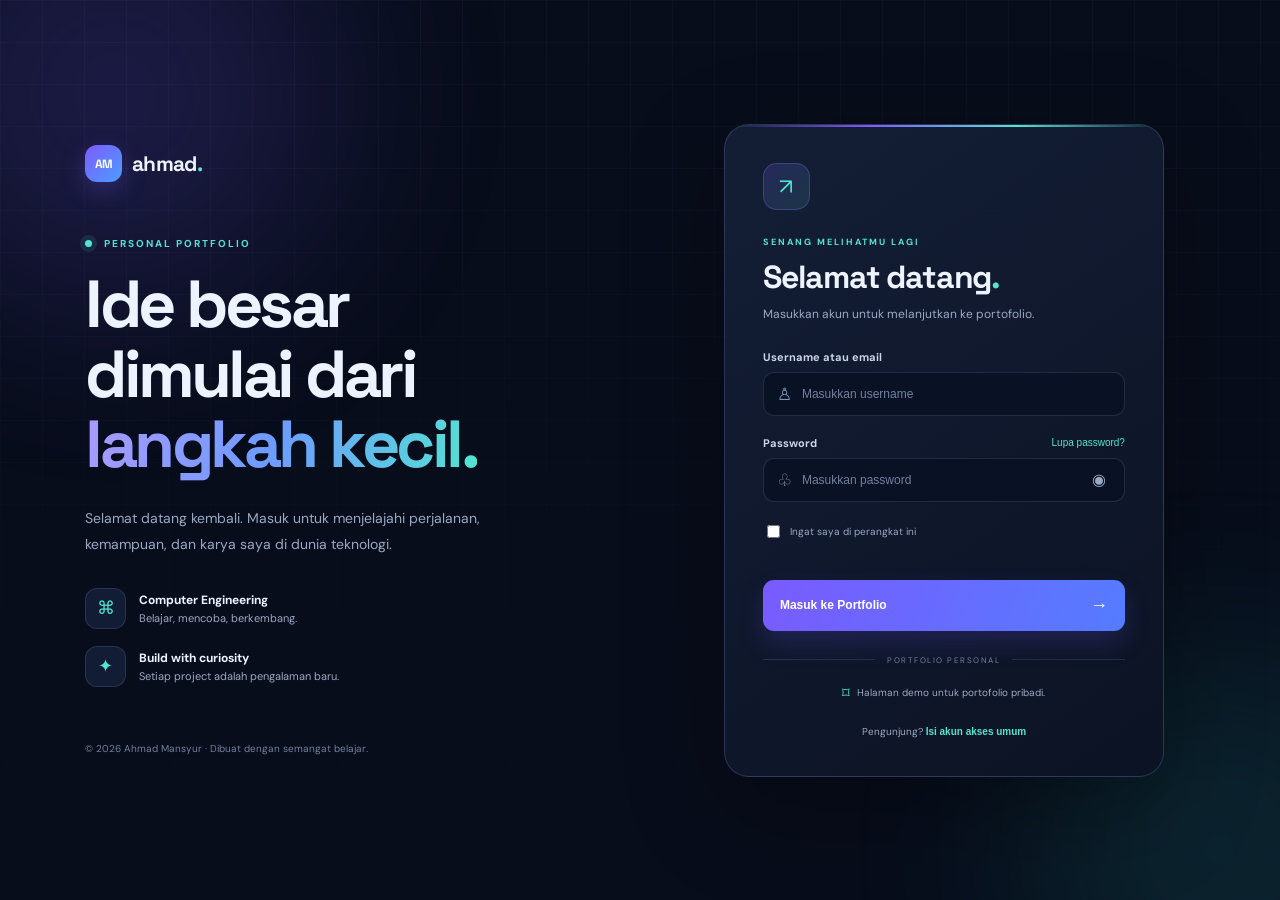
<file: index.html>
<!DOCTYPE html>
<html lang="id">
<head>
    <meta charset="UTF-8">
    <meta name="viewport" content="width=device-width, initial-scale=1.0">
    <title>Mengalihkan ke Login</title>

    <meta http-equiv="refresh" content="0;url=login.html">
</head>
<body>
    <p>Mengarahkan ke halaman login...</p>
    <a href="login.html">Klik di sini jika halaman tidak terbuka.</a>
</body>
</html>
</file>
<file: login.css>
*{box-sizing:border-box} :root{--bg:#080d1b;--panel:#101a30;--text:#edf3ff;--muted:#9aa9c3;--line:rgba(174,195,232,.14);--purple:#7c5cff;--cyan:#52e5d1;font-family:'DM Sans',sans-serif}html,body{margin:0;min-height:100%;background:var(--bg);color:var(--text)}body{min-height:100vh;overflow-x:hidden;position:relative}.background-grid{position:fixed;inset:0;pointer-events:none;background-image:linear-gradient(rgba(138,155,205,.045) 1px,transparent 1px),linear-gradient(90deg,rgba(138,155,205,.045) 1px,transparent 1px);background-size:42px 42px;mask-image:linear-gradient(to bottom,black,transparent 90%)}.glow{position:fixed;border-radius:50%;filter:blur(100px);opacity:.18;pointer-events:none}.glow-left{width:430px;height:430px;background:#775bff;top:-120px;left:-100px}.glow-right{width:400px;height:400px;background:#27d6c6;right:-140px;bottom:-150px;opacity:.12}.login-layout{position:relative;z-index:1;min-height:100vh;width:min(1200px,100%);margin:auto;padding:35px 45px;display:grid;grid-template-columns:1fr .9fr;gap:50px;align-items:center}.welcome-panel{min-height:640px;display:flex;flex-direction:column;justify-content:space-between;padding:15px 0}.brand{display:inline-flex;align-items:center;gap:10px;width:max-content;font-family:'Space Grotesk',sans-serif;font-size:21px;font-weight:700;letter-spacing:-.7px;text-decoration:none;color:var(--text)}.brand-mark{width:37px;height:37px;display:grid;place-items:center;border-radius:12px;background:linear-gradient(135deg,var(--purple),#4c9dff);color:#fff;font-size:12px;box-shadow:0 8px 25px #765cff45}.dot{color:var(--cyan)}.welcome-copy{max-width:500px;padding:55px 0}.eyebrow{font-size:10px;letter-spacing:2px;font-weight:700;color:var(--cyan);margin:0 0 20px}.live-dot{display:inline-block;width:7px;height:7px;border-radius:50%;background:var(--cyan);margin-right:8px;box-shadow:0 0 0 5px #52e5d11c}.welcome-copy h1{font-family:'Space Grotesk',sans-serif;font-size:clamp(46px,5.2vw,68px);letter-spacing:-3.5px;line-height:1.05;margin:0;font-weight:700}.welcome-copy h1 span{background:linear-gradient(100deg,#a99aff,#6d9bff 48%,var(--cyan));background-clip:text;-webkit-background-clip:text;color:transparent}.welcome-description{max-width:440px;color:var(--muted);font-size:14px;line-height:1.9;margin:25px 0 30px}.welcome-points{display:grid;gap:17px}.welcome-points>div{display:flex;align-items:center;gap:13px}.point-icon{width:41px;height:41px;display:grid;place-items:center;background:#121d35;border:1px solid var(--line);border-radius:12px;color:var(--cyan);font-size:18px}.welcome-points b,.welcome-points small{display:block}.welcome-points b{font-size:12px}.welcome-points small{font-size:11px;color:var(--muted);margin-top:3px}.welcome-footer{color:#71809c;font-size:10px;margin:0}.form-panel{display:grid;place-items:center}.login-card{width:100%;max-width:440px;padding:38px;background:linear-gradient(145deg,rgba(20,31,55,.97),rgba(12,19,36,.98));border:1px solid rgba(165,179,255,.2);border-radius:25px;box-shadow:0 30px 100px #0005;position:relative;overflow:hidden}.login-card:before{content:"";position:absolute;left:0;right:0;top:0;height:2px;background:linear-gradient(90deg,transparent,var(--purple),var(--cyan),transparent)}.mobile-brand{display:none}.form-icon{width:47px;height:47px;display:grid;place-items:center;border-radius:14px;background:linear-gradient(135deg,#7c5cff30,#52e5d120);border:1px solid #8e85ff40;color:var(--cyan);font-size:22px;margin-bottom:26px}.form-heading .eyebrow{margin-bottom:9px;font-size:9px}.form-heading h2{font-family:'Space Grotesk',sans-serif;font-size:32px;letter-spacing:-1.2px;margin:0}.form-heading h2 span{color:var(--cyan)}.form-heading>p:last-child{font-size:12px;color:var(--muted);margin:9px 0 28px}.login-card form>label,.password-label label{display:block;font-size:11px;font-weight:700;color:#cbd5e8;margin-bottom:8px}.input-wrap{display:flex;align-items:center;gap:10px;background:#091225;border:1px solid var(--line);border-radius:11px;padding:0 13px;margin-bottom:20px;transition:border-color .2s,box-shadow .2s}.input-wrap:focus-within{border-color:#8879ff;box-shadow:0 0 0 3px #8879ff1c}.input-icon{color:#8496b7;font-size:17px}.input-wrap input{width:100%;min-width:0;border:0;outline:0;background:transparent;color:var(--text);padding:14px 0;font-size:12px}.input-wrap input::placeholder{color:#71809c}.password-label{display:flex;align-items:center;justify-content:space-between}.forgot-link{border:0;background:transparent;color:var(--cyan);font-size:10px;cursor:pointer;padding:0 0 8px}.show-password{border:0;background:transparent;color:#9aa9c3;font-size:16px;cursor:pointer;padding:5px}.form-options{display:flex;justify-content:space-between;align-items:center;margin:0 0 14px}.remember{display:flex;align-items:center;gap:7px;font-size:10px;color:var(--muted);cursor:pointer}.remember input{accent-color:var(--purple)}.message{min-height:18px;margin:0 0 7px;color:#ff9aa9;font-size:11px;line-height:1.5}.message.success{color:var(--cyan)}.submit-btn{display:flex;align-items:center;justify-content:space-between;width:100%;border:0;border-radius:11px;padding:15px 17px;background:linear-gradient(110deg,#795bff,#557cff);color:white;font-size:12px;font-weight:700;cursor:pointer;box-shadow:0 12px 26px #705cff30;transition:transform .2s,box-shadow .2s}.submit-btn:hover{transform:translateY(-2px);box-shadow:0 16px 30px #705cff50}.submit-btn b{font-size:18px;font-weight:500}.divider{display:flex;align-items:center;gap:12px;margin:24px 0 18px;color:#71809c;font-size:8px;letter-spacing:1.5px}.divider:before,.divider:after{content:"";height:1px;flex:1;background:var(--line)}.security-note{text-align:center;color:var(--muted);font-size:10px;margin:0}.security-note span{color:var(--cyan);font-size:15px;vertical-align:middle;margin-right:4px}.demo-note{text-align:center;color:var(--muted);font-size:10px;margin:22px 0 0}.demo-note button{border:0;background:transparent;color:var(--cyan);font-weight:700;font-size:10px;cursor:pointer;padding:0}.demo-note button:hover,.forgot-link:hover{text-decoration:underline}
@media(max-width:900px){.login-layout{grid-template-columns:.9fr 1fr;gap:25px;padding:28px}.welcome-copy h1{font-size:53px}.login-card{padding:30px}.welcome-panel{min-height:590px}}
@media(max-width:680px){.login-layout{display:flex;flex-direction:column;justify-content:center;gap:20px;padding:24px 17px;min-height:100vh}.welcome-panel{display:none}.form-panel{width:100%}.login-card{max-width:430px;padding:29px 23px;border-radius:21px}.mobile-brand{display:flex;align-items:center;gap:10px;font-family:'Space Grotesk',sans-serif;font-size:20px;font-weight:700;margin-bottom:35px}.mobile-brand .brand-mark{width:34px;height:34px}.form-icon{margin-bottom:20px}.form-heading h2{font-size:29px}.glow-left{width:270px;height:270px;top:-90px;left:-100px}.glow-right{width:270px;height:270px;right:-130px;bottom:-80px}}
@media(prefers-reduced-motion:reduce){*{transition:none!important}}
</file>
<file: portofolio.css>
/* Ahmad Mansyur Portfolio — responsive dark interface */
:root{--bg:#080d1b;--bg-soft:#0c1325;--panel:#101a30;--panel-2:#121f37;--text:#edf3ff;--muted:#9aa9c3;--line:rgba(174,195,232,.13);--accent:#7c5cff;--cyan:#52e5d1;--shadow:0 24px 70px rgba(0,0,0,.25);--font:'DM Sans',sans-serif;--display:'Space Grotesk',sans-serif}
body.light-theme{--bg:#f4f7fc;--bg-soft:#eaf0fa;--panel:#fff;--panel-2:#f7f9fe;--text:#111b31;--muted:#5f6d85;--line:rgba(29,51,89,.13);--shadow:0 24px 70px rgba(31,48,82,.1)}
*{box-sizing:border-box}html{scroll-behavior:smooth;scroll-padding-top:88px}body{margin:0;background:var(--bg);color:var(--text);font-family:var(--font);line-height:1.65;overflow-x:hidden;transition:background .25s,color .25s}a{color:inherit;text-decoration:none}button,input,textarea{font:inherit}button,a{-webkit-tap-highlight-color:transparent}.container{width:min(1140px,calc(100% - 44px));margin:auto}.progress-bar{position:fixed;z-index:1000;left:0;top:0;height:3px;width:0;background:linear-gradient(90deg,var(--accent),var(--cyan))}.site-header{height:78px;position:sticky;top:0;z-index:100;background:color-mix(in srgb,var(--bg) 82%,transparent);backdrop-filter:blur(18px);border-bottom:1px solid var(--line)}.navbar{height:100%;display:flex;align-items:center;justify-content:space-between}.brand{display:inline-flex;align-items:center;gap:10px;font-family:var(--display);font-size:20px;font-weight:700;letter-spacing:-.7px}.brand-mark{width:34px;height:34px;display:grid;place-items:center;border-radius:11px;background:linear-gradient(135deg,var(--accent),#4c9dff);font-size:12px;color:white;box-shadow:0 7px 20px #765cff40}.brand-dot{color:var(--cyan)}.nav-menu{display:flex;align-items:center;gap:24px;list-style:none;margin:0;padding:0}.nav-link{font-size:13px;font-weight:600;color:var(--muted);transition:color .2s}.nav-link:hover,.nav-link.active{color:var(--text)}.nav-link.active{position:relative}.nav-link.active:after{content:"";position:absolute;left:0;right:0;bottom:-9px;height:2px;background:var(--cyan);border-radius:3px}.theme-toggle,.nav-logout{border:1px solid var(--line);color:var(--text);background:var(--panel);border-radius:10px;padding:8px 12px;cursor:pointer}.theme-toggle{font-size:19px;width:37px;height:37px;padding:0}.nav-logout{font-size:12px;font-weight:700}.nav-logout:hover{border-color:var(--cyan)}.menu-toggle{display:none;background:transparent;border:0;padding:8px;cursor:pointer}.menu-toggle span{display:block;width:23px;height:2px;background:var(--text);margin:5px;border-radius:2px}
.section-shell,.section{position:relative}.hero{min-height:calc(100vh - 78px);display:flex;align-items:center;overflow:hidden;padding:95px 0 100px}.hero-grid{display:grid;grid-template-columns:1.12fr .88fr;align-items:center;gap:50px;position:relative;z-index:1}.availability{display:inline-flex;align-items:center;gap:9px;border:1px solid var(--line);border-radius:30px;padding:7px 13px;font-size:12px;color:var(--muted);background:var(--panel)}.pulse{width:7px;height:7px;background:var(--cyan);border-radius:50%;box-shadow:0 0 0 5px #52e5d119}.eyebrow{font-size:11px;letter-spacing:2.2px;font-weight:700;color:var(--cyan);margin:0 0 17px}.hero-copy .eyebrow{margin-top:30px}.hero h1,.section-heading h2,.contact-copy h2{font-family:var(--display);font-size:clamp(42px,5.4vw,68px);letter-spacing:-3.4px;line-height:1.08;margin:0;font-weight:700}.gradient-text{background:linear-gradient(100deg,#a99aff 0%,#6d9bff 45%,var(--cyan) 100%);background-clip:text;-webkit-background-clip:text;color:transparent}.hero-description{max-width:530px;color:var(--muted);font-size:16px;line-height:1.9;margin:25px 0 29px}.hero-description strong{color:var(--text)}.hero-actions{display:flex;gap:12px;flex-wrap:wrap}.btn{min-height:48px;display:inline-flex;align-items:center;justify-content:center;gap:18px;border-radius:12px;padding:0 19px;font-size:13px;font-weight:700;transition:transform .2s,box-shadow .2s,border-color .2s;cursor:pointer}.btn:hover{transform:translateY(-3px)}.btn-primary{border:0;background:linear-gradient(115deg,#775bff,#547bff);color:#fff;box-shadow:0 12px 28px #705cff35}.btn-primary:hover{box-shadow:0 16px 35px #705cff50}.btn-ghost{border:1px solid var(--line);background:var(--panel);color:var(--text)}.btn-ghost:hover{border-color:#7d78ff}.hero-meta{display:flex;gap:24px;flex-wrap:wrap;margin-top:34px;color:var(--muted);font-size:12px}.meta-icon{font-style:normal;color:var(--cyan);font-size:16px;margin-right:6px}.hero-visual{min-height:430px;display:grid;place-items:center;position:relative}.hero-glow{position:absolute;border-radius:50%;filter:blur(90px);pointer-events:none;opacity:.2}.glow-one{width:340px;height:340px;background:#755bff;top:2%;right:3%}.glow-two{width:240px;height:240px;background:#35d9cf;bottom:4%;left:5%;opacity:.12}.profile-card{width:min(340px,84%);position:relative;z-index:2;background:linear-gradient(145deg,color-mix(in srgb,var(--panel) 95%,#7d6aff),var(--panel));border:1px solid rgba(165,179,255,.25);border-radius:23px;padding:19px 22px 20px;box-shadow:0 28px 90px #0005;transform:rotate(2deg)}.profile-top{display:flex;align-items:center;gap:9px;font-family:monospace;font-size:10px;color:var(--muted);border-bottom:1px solid var(--line);padding-bottom:14px}.window-dots{display:flex;gap:4px}.window-dots i{width:6px;height:6px;background:#ff6f87;border-radius:50%}.window-dots i:nth-child(2){background:#ffc766}.window-dots i:nth-child(3){background:#54dfad}.card-status{margin-left:auto;color:var(--cyan);font-size:9px}.avatar-wrap{width:128px;height:128px;margin:27px auto 14px;border-radius:50%;padding:4px;background:linear-gradient(135deg,var(--accent),var(--cyan));box-shadow:0 0 35px #7660ff25;overflow:hidden}.avatar-wrap img{width:100%;height:100%;object-fit:cover;border-radius:50%;position:relative;z-index:1}.avatar-fallback{display:none;width:100%;height:100%;place-items:center;border-radius:50%;background:#182847;color:#b8c8ff;font-family:var(--display);font-size:37px;font-weight:700}.profile-name{text-align:center;font-family:var(--display);font-weight:700;font-size:20px;margin:0}.profile-role{text-align:center;font-size:11px;color:var(--muted);margin:2px 0 15px}.profile-tags{display:flex;justify-content:center;gap:6px;flex-wrap:wrap}.profile-tags span,.project-tags span{border:1px solid var(--line);background:var(--bg-soft);border-radius:6px;padding:4px 8px;font-size:9px;color:var(--muted)}.profile-bottom{border-top:1px solid var(--line);margin-top:20px;padding-top:13px;display:flex;justify-content:space-between;font-size:9px;color:var(--muted);letter-spacing:.8px}.profile-bottom strong{color:var(--text);font-size:10px;letter-spacing:0}.profile-bottom strong i{display:inline-block;width:6px;height:6px;background:var(--cyan);border-radius:50%;margin-right:4px}.orbit{position:absolute;border:1px solid #8b8aff28;border-radius:50%;transform:rotate(-23deg)}.orbit-a{width:420px;height:300px}.orbit-b{width:365px;height:440px;transform:rotate(34deg);border-color:#52e5d120}.floating-chip{position:absolute;z-index:3;border:1px solid var(--line);background:var(--panel);border-radius:12px;padding:10px 13px;box-shadow:var(--shadow);font-size:11px;font-weight:700}.floating-chip span{color:var(--cyan);font-size:15px;margin-right:6px}.chip-code{top:17%;right:-1%;transform:rotate(5deg)}.chip-network{bottom:15%;left:-1%;transform:rotate(-5deg)}.scroll-cue{position:absolute;bottom:25px;left:50%;transform:translateX(-50%);display:flex;align-items:center;gap:10px;font-size:9px;letter-spacing:1.8px;color:var(--muted)}.scroll-cue span{height:25px;width:15px;border:1px solid var(--muted);border-radius:9px;position:relative}.scroll-cue span:after{content:"";position:absolute;top:5px;left:5px;width:3px;height:5px;background:var(--cyan);border-radius:3px;animation:scroll 1.4s infinite}@keyframes scroll{to{transform:translateY(7px);opacity:0}}
.section{padding:105px 0}.section-about,.section-journey{background:var(--bg-soft)}.section-heading{max-width:660px;text-align:center;margin:0 auto 48px}.section-heading h2{font-size:clamp(35px,4vw,49px);letter-spacing:-2px}.section-heading>p:not(.eyebrow){color:var(--muted);font-size:14px;line-height:1.85;max-width:560px;margin:18px auto 0}.about-grid{display:grid;grid-template-columns:1fr 1fr;gap:22px}.glass-panel,.fact-card,.skill-card,.project-card{border:1px solid var(--line);background:var(--panel);border-radius:18px}.about-panel{padding:31px}.panel-number{font-size:10px;letter-spacing:1.5px;color:var(--cyan);font-weight:700}.about-panel h3{font-family:var(--display);font-size:28px;letter-spacing:-1px;margin:22px 0 13px}.about-panel p{font-size:13px;line-height:1.95;color:var(--muted)}.text-link{display:inline-flex;align-items:center;gap:9px;color:var(--cyan);font-size:12px;font-weight:700;margin-top:13px}.text-link span{transition:transform .2s}.text-link:hover span{transform:translateX(4px)}.facts-grid{display:grid;grid-template-columns:1fr 1fr;gap:13px}.fact-card{padding:22px;transition:transform .2s,border-color .2s}.fact-card:hover,.skill-card:hover,.project-card:hover{transform:translateY(-5px);border-color:#7e75ff66}.fact-icon{display:grid;place-items:center;width:38px;height:38px;border-radius:11px;background:var(--bg-soft);color:var(--cyan);font-size:19px}.fact-card p{font-size:11px;color:var(--muted);margin:18px 0 3px}.fact-card h3{font-family:var(--display);font-size:16px;margin:0;letter-spacing:-.4px}.fact-card small{font-size:10px;color:var(--muted)}
.section-skills{background:var(--bg)}.skills-grid{display:grid;grid-template-columns:repeat(3,1fr);gap:15px}.skill-card{padding:23px;transition:transform .2s,border-color .2s}.skill-head{display:flex;align-items:center;justify-content:space-between}.skill-symbol{display:grid;place-items:center;width:43px;height:43px;border-radius:12px;font-family:var(--display);font-weight:700;font-size:15px;background:#ff9f4518}.orange{color:#ff9e50}.blue{color:#66aaff;background:#66aaff18}.yellow{color:#ffe17d;background:#ffe17d18}.violet{color:#b9a1ff;background:#b9a1ff18}.green{color:#52e5a6;background:#52e5a618}.pink{color:#ff92c7;background:#ff92c718}.skill-level{font-size:9px;letter-spacing:1px;color:var(--muted)}.skill-card h3{font-family:var(--display);font-size:19px;margin:17px 0 6px}.skill-card p{font-size:12px;line-height:1.8;color:var(--muted);min-height:44px;margin:0 0 19px}.skill-track{height:4px;border-radius:5px;background:var(--bg-soft);overflow:hidden}.skill-track span{height:100%;display:block;border-radius:5px;background:linear-gradient(90deg,var(--accent),var(--cyan))}.skills-note{text-align:center;color:var(--muted);font-size:10px;margin:22px 0 0}
.section-projects{background:var(--bg-soft)}.project-grid{display:grid;grid-template-columns:repeat(3,1fr);gap:17px}.project-card{overflow:hidden;transition:transform .2s,border-color .2s}.project-art{height:210px;position:relative;display:grid;place-items:center;overflow:hidden;background:#111d38}.art-web{background:radial-gradient(ellipse at 50% 20%,#5746a5,#121a35 70%)}.mock-browser{width:72%;height:128px;border:1px solid #a6b7ff55;background:#0a1125;border-radius:8px;transform:rotate(-4deg);box-shadow:0 15px 40px #0005;overflow:hidden}.mock-bar{height:22px;border-bottom:1px solid #ffffff16;display:flex;align-items:center;gap:4px;padding:0 8px;color:#7183a8;font-size:7px}.mock-bar i{width:5px;height:5px;border-radius:50%;background:#f77790}.mock-bar i:nth-child(2){background:#ffcf77}.mock-bar i:nth-child(3){background:#58d9b0}.mock-bar span{margin-left:8px}.mock-content{padding:15px}.mock-line{height:5px;width:48%;background:#7e8fc0;border-radius:5px;margin-top:7px;opacity:.7}.mock-line.wide{width:72%;height:8px;background:#9d8cff}.mock-pill{width:38px;height:10px;background:#52e5d1;border-radius:4px;margin-top:10px}.mock-cards{display:flex;gap:6px;margin-top:13px}.mock-cards i{height:24px;flex:1;border:1px solid #7b8aff50;border-radius:4px;background:#1a2a4c}.art-code{background:radial-gradient(ellipse at 20% 20%,#205c64,#0b1729 75%)}.code-window{font-family:monospace;font-size:12px;line-height:2;color:#d6e4ff;border:1px solid #6bdbd044;background:#091421e8;padding:21px;border-radius:10px;box-shadow:0 20px 45px #0004;transform:rotate(3deg)}.code-window b{color:#69e0ce}.code-window em{color:#ffcc83;font-style:normal}.code-window strong{color:#b99bff}.indent{padding-left:15px}.art-network{background:radial-gradient(ellipse at 80% 10%,#42307b,#10182e 75%)}.network-node{position:absolute;z-index:2;display:grid;place-items:center;width:47px;height:42px;border:1px solid #8d91ff8a;border-radius:9px;background:#171f43;color:#c7c5ff;font-size:10px;font-weight:700;box-shadow:0 0 22px #796aff24}.node-a{top:38px;left:22%}.node-b{top:82px;left:45%;border-color:#52e5d18a;color:#52e5d1}.node-c{top:38px;right:18%}.node-d{bottom:28px;left:45%}.network-lines{position:absolute;width:140px;height:110px;border:1px dashed #7b7bff75;border-radius:50%;transform:rotate(-23deg)}.art-label{position:absolute;bottom:12px;left:15px;color:#aab8da;font-size:9px;letter-spacing:1.7px;font-weight:700}.project-body{padding:21px}.project-tags{display:flex;gap:6px;flex-wrap:wrap}.project-body h3{font-family:var(--display);font-size:19px;margin:15px 0 7px}.project-body p{font-size:12px;line-height:1.85;color:var(--muted);min-height:66px;margin:0}.project-body .text-link{margin-top:15px}
.journey-grid{display:grid;grid-template-columns:.85fr 1.15fr;gap:80px;align-items:start}.left-heading{text-align:left;margin:0}.left-heading>p:not(.eyebrow){margin:18px 0 25px}.timeline{border-left:1px solid #7b73ff55;padding-left:31px}.timeline-item{position:relative;padding:0 0 32px}.timeline-item:last-child{padding-bottom:0}.timeline-dot{position:absolute;left:-38px;top:3px;width:13px;height:13px;background:var(--bg-soft);border:3px solid var(--cyan);border-radius:50%;box-shadow:0 0 0 5px #52e5d114}.timeline-label{font-size:9px;letter-spacing:1.7px;color:var(--cyan);font-weight:700;margin:0 0 6px}.timeline-item h3{font-family:var(--display);font-size:20px;margin:0 0 7px}.timeline-item>p:last-child{color:var(--muted);font-size:12px;line-height:1.9;margin:0;max-width:490px}
.section-contact{background:var(--bg);padding-bottom:85px}.contact-panel{display:grid;grid-template-columns:1fr .85fr;gap:50px;border:1px solid var(--line);border-radius:24px;padding:48px;background:radial-gradient(ellipse at 0 0,#5542a31f,transparent 55%),var(--panel);box-shadow:var(--shadow)}.contact-copy h2{font-size:clamp(38px,4.2vw,54px);letter-spacing:-2.5px}.contact-copy>p:not(.eyebrow){font-size:13px;color:var(--muted);max-width:400px;line-height:1.9;margin:20px 0 25px}.contact-links{display:grid;gap:13px}.contact-links a{display:flex;align-items:center;gap:12px;color:var(--cyan);font-size:17px}.contact-links a span{color:var(--text);font-size:12px}.contact-form{display:grid;gap:9px}.contact-form label{font-size:11px;font-weight:700;color:var(--muted);margin-top:5px}.contact-form input,.contact-form textarea{width:100%;border:1px solid var(--line);border-radius:10px;background:var(--bg-soft);color:var(--text);padding:12px 13px;outline:none;font-size:12px;resize:vertical}.contact-form input:focus,.contact-form textarea:focus{border-color:#8275ff;box-shadow:0 0 0 3px #8275ff1c}.contact-form input::placeholder,.contact-form textarea::placeholder{color:var(--muted);opacity:.7}.submit-btn{margin-top:8px;width:100%}.form-note{font-size:10px;color:var(--muted);margin:0}.site-footer{border-top:1px solid var(--line);padding:25px 0;background:var(--bg)}.footer-inner{display:flex;align-items:center;gap:20px;flex-wrap:wrap}.footer-inner p{font-size:11px;color:var(--muted);margin:0 auto 0 0}.footer-inner small{font-size:10px;color:var(--muted)}.back-top{font-size:11px;color:var(--cyan)}.toast{position:fixed;z-index:200;right:20px;bottom:20px;max-width:min(370px,calc(100% - 40px));background:var(--panel);border:1px solid var(--line);border-radius:12px;padding:13px 17px;color:var(--text);font-size:12px;box-shadow:var(--shadow);opacity:0;transform:translateY(15px);pointer-events:none;transition:.25s}.toast.show{opacity:1;transform:translateY(0)}.reveal{opacity:0;transform:translateY(18px);transition:opacity .65s ease,transform .65s ease}.reveal.visible{opacity:1;transform:translateY(0)}
@media(max-width:950px){.nav-menu{gap:15px}.nav-link{font-size:12px}.hero-grid{gap:20px}.hero h1{font-size:55px}.hero-visual{min-height:380px}.profile-card{width:300px}.chip-code{right:-4%}.chip-network{left:-5%}.contact-panel{padding:35px;gap:30px}.journey-grid{gap:45px}}
@media(max-width:780px){.container{width:min(100% - 34px,600px)}.site-header{height:70px}.menu-toggle{display:block;z-index:3}.nav-menu{display:none;position:absolute;top:69px;left:0;right:0;padding:20px 24px 24px;background:var(--bg);border-bottom:1px solid var(--line);box-shadow:var(--shadow);align-items:stretch;gap:0;flex-direction:column}.nav-menu.open{display:flex}.nav-menu li{padding:10px 0;border-bottom:1px solid var(--line)}.nav-menu li:last-child{border-bottom:0}.nav-link{display:block;font-size:14px}.nav-link.active:after{display:none}.theme-toggle{width:100%;height:39px}.nav-logout{width:100%;padding:11px}.hero{padding:75px 0 85px;min-height:auto}.hero-grid{grid-template-columns:1fr;text-align:center;gap:35px}.hero-copy .eyebrow{font-size:9px;letter-spacing:1.7px}.hero h1{font-size:clamp(43px,10vw,62px);letter-spacing:-2.5px}.hero-description{font-size:14px;margin:20px auto 24px;max-width:500px}.hero-actions,.hero-meta{justify-content:center}.hero-meta{gap:14px}.hero-visual{min-height:380px}.profile-card{width:300px}.orbit-a{width:350px;height:260px}.orbit-b{width:300px;height:380px}.chip-code{right:2%}.chip-network{left:2%}.scroll-cue{bottom:20px}.section{padding:78px 0}.section-heading{margin-bottom:35px}.section-heading h2{font-size:39px;letter-spacing:-1.8px}.section-heading>p:not(.eyebrow){font-size:13px}.about-grid{grid-template-columns:1fr}.about-panel{padding:25px}.skills-grid{grid-template-columns:repeat(2,1fr)}.project-grid{grid-template-columns:1fr;max-width:500px;margin:auto}.project-art{height:220px}.project-body p{min-height:0}.journey-grid{grid-template-columns:1fr;gap:40px}.left-heading{max-width:600px}.contact-panel{grid-template-columns:1fr;padding:28px;gap:35px}.contact-copy h2{font-size:45px}.footer-inner{justify-content:center;text-align:center}.footer-inner p{width:100%;order:3}.footer-inner .brand{margin-right:auto}.footer-inner small{margin-left:auto}}
@media(max-width:430px){.container{width:calc(100% - 28px)}.hero h1{font-size:42px}.hero-actions{flex-direction:column}.hero-actions .btn{width:100%}.hero-meta{font-size:10px;gap:10px}.hero-visual{min-height:350px}.profile-card{width:270px;padding:16px}.avatar-wrap{width:110px;height:110px}.chip-code{right:-1%;top:12%}.chip-network{left:-1%;bottom:10%}.floating-chip{font-size:10px;padding:8px 10px}.facts-grid{gap:9px}.fact-card{padding:16px}.fact-card h3{font-size:14px}.skills-grid{gap:10px}.skill-card{padding:16px}.skill-card p{font-size:11px}.section-heading h2{font-size:34px}.contact-panel{padding:22px}.contact-links a span{font-size:11px}.contact-copy h2{font-size:40px}}
@media(prefers-reduced-motion:reduce){*,*:before,*:after{scroll-behavior:auto!important;animation:none!important;transition:none!important}.reveal{opacity:1;transform:none}}
</file>
<file: portfolio.css>
/* Ahmad Mansyur Portfolio — responsive dark interface */
:root{--bg:#080d1b;--bg-soft:#0c1325;--panel:#101a30;--panel-2:#121f37;--text:#edf3ff;--muted:#9aa9c3;--line:rgba(174,195,232,.13);--accent:#7c5cff;--cyan:#52e5d1;--shadow:0 24px 70px rgba(0,0,0,.25);--font:'DM Sans',sans-serif;--display:'Space Grotesk',sans-serif}
body.light-theme{--bg:#f4f7fc;--bg-soft:#eaf0fa;--panel:#fff;--panel-2:#f7f9fe;--text:#111b31;--muted:#5f6d85;--line:rgba(29,51,89,.13);--shadow:0 24px 70px rgba(31,48,82,.1)}
*{box-sizing:border-box}html{scroll-behavior:smooth;scroll-padding-top:88px}body{margin:0;background:var(--bg);color:var(--text);font-family:var(--font);line-height:1.65;overflow-x:hidden;transition:background .25s,color .25s}a{color:inherit;text-decoration:none}button,input,textarea{font:inherit}button,a{-webkit-tap-highlight-color:transparent}.container{width:min(1140px,calc(100% - 44px));margin:auto}.progress-bar{position:fixed;z-index:1000;left:0;top:0;height:3px;width:0;background:linear-gradient(90deg,var(--accent),var(--cyan))}.site-header{height:78px;position:sticky;top:0;z-index:100;background:color-mix(in srgb,var(--bg) 82%,transparent);backdrop-filter:blur(18px);border-bottom:1px solid var(--line)}.navbar{height:100%;display:flex;align-items:center;justify-content:space-between}.brand{display:inline-flex;align-items:center;gap:10px;font-family:var(--display);font-size:20px;font-weight:700;letter-spacing:-.7px}.brand-mark{width:34px;height:34px;display:grid;place-items:center;border-radius:11px;background:linear-gradient(135deg,var(--accent),#4c9dff);font-size:12px;color:white;box-shadow:0 7px 20px #765cff40}.brand-dot{color:var(--cyan)}.nav-menu{display:flex;align-items:center;gap:24px;list-style:none;margin:0;padding:0}.nav-link{font-size:13px;font-weight:600;color:var(--muted);transition:color .2s}.nav-link:hover,.nav-link.active{color:var(--text)}.nav-link.active{position:relative}.nav-link.active:after{content:"";position:absolute;left:0;right:0;bottom:-9px;height:2px;background:var(--cyan);border-radius:3px}.theme-toggle,.nav-logout{border:1px solid var(--line);color:var(--text);background:var(--panel);border-radius:10px;padding:8px 12px;cursor:pointer}.theme-toggle{font-size:19px;width:37px;height:37px;padding:0}.nav-logout{font-size:12px;font-weight:700}.nav-logout:hover{border-color:var(--cyan)}.menu-toggle{display:none;background:transparent;border:0;padding:8px;cursor:pointer}.menu-toggle span{display:block;width:23px;height:2px;background:var(--text);margin:5px;border-radius:2px}
.section-shell,.section{position:relative}.hero{min-height:calc(100vh - 78px);display:flex;align-items:center;overflow:hidden;padding:95px 0 100px}.hero-grid{display:grid;grid-template-columns:1.12fr .88fr;align-items:center;gap:50px;position:relative;z-index:1}.availability{display:inline-flex;align-items:center;gap:9px;border:1px solid var(--line);border-radius:30px;padding:7px 13px;font-size:12px;color:var(--muted);background:var(--panel)}.pulse{width:7px;height:7px;background:var(--cyan);border-radius:50%;box-shadow:0 0 0 5px #52e5d119}.eyebrow{font-size:11px;letter-spacing:2.2px;font-weight:700;color:var(--cyan);margin:0 0 17px}.hero-copy .eyebrow{margin-top:30px}.hero h1,.section-heading h2,.contact-copy h2{font-family:var(--display);font-size:clamp(42px,5.4vw,68px);letter-spacing:-3.4px;line-height:1.08;margin:0;font-weight:700}.gradient-text{background:linear-gradient(100deg,#a99aff 0%,#6d9bff 45%,var(--cyan) 100%);background-clip:text;-webkit-background-clip:text;color:transparent}.hero-description{max-width:530px;color:var(--muted);font-size:16px;line-height:1.9;margin:25px 0 29px}.hero-description strong{color:var(--text)}.hero-actions{display:flex;gap:12px;flex-wrap:wrap}.btn{min-height:48px;display:inline-flex;align-items:center;justify-content:center;gap:18px;border-radius:12px;padding:0 19px;font-size:13px;font-weight:700;transition:transform .2s,box-shadow .2s,border-color .2s;cursor:pointer}.btn:hover{transform:translateY(-3px)}.btn-primary{border:0;background:linear-gradient(115deg,#775bff,#547bff);color:#fff;box-shadow:0 12px 28px #705cff35}.btn-primary:hover{box-shadow:0 16px 35px #705cff50}.btn-ghost{border:1px solid var(--line);background:var(--panel);color:var(--text)}.btn-ghost:hover{border-color:#7d78ff}.hero-meta{display:flex;gap:24px;flex-wrap:wrap;margin-top:34px;color:var(--muted);font-size:12px}.meta-icon{font-style:normal;color:var(--cyan);font-size:16px;margin-right:6px}.hero-visual{min-height:430px;display:grid;place-items:center;position:relative}.hero-glow{position:absolute;border-radius:50%;filter:blur(90px);pointer-events:none;opacity:.2}.glow-one{width:340px;height:340px;background:#755bff;top:2%;right:3%}.glow-two{width:240px;height:240px;background:#35d9cf;bottom:4%;left:5%;opacity:.12}.profile-card{width:min(340px,84%);position:relative;z-index:2;background:linear-gradient(145deg,color-mix(in srgb,var(--panel) 95%,#7d6aff),var(--panel));border:1px solid rgba(165,179,255,.25);border-radius:23px;padding:19px 22px 20px;box-shadow:0 28px 90px #0005;transform:rotate(2deg)}.profile-top{display:flex;align-items:center;gap:9px;font-family:monospace;font-size:10px;color:var(--muted);border-bottom:1px solid var(--line);padding-bottom:14px}.window-dots{display:flex;gap:4px}.window-dots i{width:6px;height:6px;background:#ff6f87;border-radius:50%}.window-dots i:nth-child(2){background:#ffc766}.window-dots i:nth-child(3){background:#54dfad}.card-status{margin-left:auto;color:var(--cyan);font-size:9px}.avatar-wrap{width:128px;height:128px;margin:27px auto 14px;border-radius:50%;padding:4px;background:linear-gradient(135deg,var(--accent),var(--cyan));box-shadow:0 0 35px #7660ff25;overflow:hidden}.avatar-wrap img{width:100%;height:100%;object-fit:cover;border-radius:50%;position:relative;z-index:1}.avatar-fallback{display:none;width:100%;height:100%;place-items:center;border-radius:50%;background:#182847;color:#b8c8ff;font-family:var(--display);font-size:37px;font-weight:700}.profile-name{text-align:center;font-family:var(--display);font-weight:700;font-size:20px;margin:0}.profile-role{text-align:center;font-size:11px;color:var(--muted);margin:2px 0 15px}.profile-tags{display:flex;justify-content:center;gap:6px;flex-wrap:wrap}.profile-tags span,.project-tags span{border:1px solid var(--line);background:var(--bg-soft);border-radius:6px;padding:4px 8px;font-size:9px;color:var(--muted)}.profile-bottom{border-top:1px solid var(--line);margin-top:20px;padding-top:13px;display:flex;justify-content:space-between;font-size:9px;color:var(--muted);letter-spacing:.8px}.profile-bottom strong{color:var(--text);font-size:10px;letter-spacing:0}.profile-bottom strong i{display:inline-block;width:6px;height:6px;background:var(--cyan);border-radius:50%;margin-right:4px}.orbit{position:absolute;border:1px solid #8b8aff28;border-radius:50%;transform:rotate(-23deg)}.orbit-a{width:420px;height:300px}.orbit-b{width:365px;height:440px;transform:rotate(34deg);border-color:#52e5d120}.floating-chip{position:absolute;z-index:3;border:1px solid var(--line);background:var(--panel);border-radius:12px;padding:10px 13px;box-shadow:var(--shadow);font-size:11px;font-weight:700}.floating-chip span{color:var(--cyan);font-size:15px;margin-right:6px}.chip-code{top:17%;right:-1%;transform:rotate(5deg)}.chip-network{bottom:15%;left:-1%;transform:rotate(-5deg)}.scroll-cue{position:absolute;bottom:25px;left:50%;transform:translateX(-50%);display:flex;align-items:center;gap:10px;font-size:9px;letter-spacing:1.8px;color:var(--muted)}.scroll-cue span{height:25px;width:15px;border:1px solid var(--muted);border-radius:9px;position:relative}.scroll-cue span:after{content:"";position:absolute;top:5px;left:5px;width:3px;height:5px;background:var(--cyan);border-radius:3px;animation:scroll 1.4s infinite}@keyframes scroll{to{transform:translateY(7px);opacity:0}}
.section{padding:105px 0}.section-about,.section-journey{background:var(--bg-soft)}.section-heading{max-width:660px;text-align:center;margin:0 auto 48px}.section-heading h2{font-size:clamp(35px,4vw,49px);letter-spacing:-2px}.section-heading>p:not(.eyebrow){color:var(--muted);font-size:14px;line-height:1.85;max-width:560px;margin:18px auto 0}.about-grid{display:grid;grid-template-columns:1fr 1fr;gap:22px}.glass-panel,.fact-card,.skill-card,.project-card{border:1px solid var(--line);background:var(--panel);border-radius:18px}.about-panel{padding:31px}.panel-number{font-size:10px;letter-spacing:1.5px;color:var(--cyan);font-weight:700}.about-panel h3{font-family:var(--display);font-size:28px;letter-spacing:-1px;margin:22px 0 13px}.about-panel p{font-size:13px;line-height:1.95;color:var(--muted)}.text-link{display:inline-flex;align-items:center;gap:9px;color:var(--cyan);font-size:12px;font-weight:700;margin-top:13px}.text-link span{transition:transform .2s}.text-link:hover span{transform:translateX(4px)}.facts-grid{display:grid;grid-template-columns:1fr 1fr;gap:13px}.fact-card{padding:22px;transition:transform .2s,border-color .2s}.fact-card:hover,.skill-card:hover,.project-card:hover{transform:translateY(-5px);border-color:#7e75ff66}.fact-icon{display:grid;place-items:center;width:38px;height:38px;border-radius:11px;background:var(--bg-soft);color:var(--cyan);font-size:19px}.fact-card p{font-size:11px;color:var(--muted);margin:18px 0 3px}.fact-card h3{font-family:var(--display);font-size:16px;margin:0;letter-spacing:-.4px}.fact-card small{font-size:10px;color:var(--muted)}
.section-skills{background:var(--bg)}.skills-grid{display:grid;grid-template-columns:repeat(3,1fr);gap:15px}.skill-card{padding:23px;transition:transform .2s,border-color .2s}.skill-head{display:flex;align-items:center;justify-content:space-between}.skill-symbol{display:grid;place-items:center;width:43px;height:43px;border-radius:12px;font-family:var(--display);font-weight:700;font-size:15px;background:#ff9f4518}.orange{color:#ff9e50}.blue{color:#66aaff;background:#66aaff18}.yellow{color:#ffe17d;background:#ffe17d18}.violet{color:#b9a1ff;background:#b9a1ff18}.green{color:#52e5a6;background:#52e5a618}.pink{color:#ff92c7;background:#ff92c718}.skill-level{font-size:9px;letter-spacing:1px;color:var(--muted)}.skill-card h3{font-family:var(--display);font-size:19px;margin:17px 0 6px}.skill-card p{font-size:12px;line-height:1.8;color:var(--muted);min-height:44px;margin:0 0 19px}.skill-track{height:4px;border-radius:5px;background:var(--bg-soft);overflow:hidden}.skill-track span{height:100%;display:block;border-radius:5px;background:linear-gradient(90deg,var(--accent),var(--cyan))}.skills-note{text-align:center;color:var(--muted);font-size:10px;margin:22px 0 0}
.section-projects{background:var(--bg-soft)}.project-grid{display:grid;grid-template-columns:repeat(3,1fr);gap:17px}.project-card{overflow:hidden;transition:transform .2s,border-color .2s}.project-art{height:210px;position:relative;display:grid;place-items:center;overflow:hidden;background:#111d38}.art-web{background:radial-gradient(ellipse at 50% 20%,#5746a5,#121a35 70%)}.mock-browser{width:72%;height:128px;border:1px solid #a6b7ff55;background:#0a1125;border-radius:8px;transform:rotate(-4deg);box-shadow:0 15px 40px #0005;overflow:hidden}.mock-bar{height:22px;border-bottom:1px solid #ffffff16;display:flex;align-items:center;gap:4px;padding:0 8px;color:#7183a8;font-size:7px}.mock-bar i{width:5px;height:5px;border-radius:50%;background:#f77790}.mock-bar i:nth-child(2){background:#ffcf77}.mock-bar i:nth-child(3){background:#58d9b0}.mock-bar span{margin-left:8px}.mock-content{padding:15px}.mock-line{height:5px;width:48%;background:#7e8fc0;border-radius:5px;margin-top:7px;opacity:.7}.mock-line.wide{width:72%;height:8px;background:#9d8cff}.mock-pill{width:38px;height:10px;background:#52e5d1;border-radius:4px;margin-top:10px}.mock-cards{display:flex;gap:6px;margin-top:13px}.mock-cards i{height:24px;flex:1;border:1px solid #7b8aff50;border-radius:4px;background:#1a2a4c}.art-code{background:radial-gradient(ellipse at 20% 20%,#205c64,#0b1729 75%)}.code-window{font-family:monospace;font-size:12px;line-height:2;color:#d6e4ff;border:1px solid #6bdbd044;background:#091421e8;padding:21px;border-radius:10px;box-shadow:0 20px 45px #0004;transform:rotate(3deg)}.code-window b{color:#69e0ce}.code-window em{color:#ffcc83;font-style:normal}.code-window strong{color:#b99bff}.indent{padding-left:15px}.art-network{background:radial-gradient(ellipse at 80% 10%,#42307b,#10182e 75%)}.network-node{position:absolute;z-index:2;display:grid;place-items:center;width:47px;height:42px;border:1px solid #8d91ff8a;border-radius:9px;background:#171f43;color:#c7c5ff;font-size:10px;font-weight:700;box-shadow:0 0 22px #796aff24}.node-a{top:38px;left:22%}.node-b{top:82px;left:45%;border-color:#52e5d18a;color:#52e5d1}.node-c{top:38px;right:18%}.node-d{bottom:28px;left:45%}.network-lines{position:absolute;width:140px;height:110px;border:1px dashed #7b7bff75;border-radius:50%;transform:rotate(-23deg)}.art-label{position:absolute;bottom:12px;left:15px;color:#aab8da;font-size:9px;letter-spacing:1.7px;font-weight:700}.project-body{padding:21px}.project-tags{display:flex;gap:6px;flex-wrap:wrap}.project-body h3{font-family:var(--display);font-size:19px;margin:15px 0 7px}.project-body p{font-size:12px;line-height:1.85;color:var(--muted);min-height:66px;margin:0}.project-body .text-link{margin-top:15px}
.journey-grid{display:grid;grid-template-columns:.85fr 1.15fr;gap:80px;align-items:start}.left-heading{text-align:left;margin:0}.left-heading>p:not(.eyebrow){margin:18px 0 25px}.timeline{border-left:1px solid #7b73ff55;padding-left:31px}.timeline-item{position:relative;padding:0 0 32px}.timeline-item:last-child{padding-bottom:0}.timeline-dot{position:absolute;left:-38px;top:3px;width:13px;height:13px;background:var(--bg-soft);border:3px solid var(--cyan);border-radius:50%;box-shadow:0 0 0 5px #52e5d114}.timeline-label{font-size:9px;letter-spacing:1.7px;color:var(--cyan);font-weight:700;margin:0 0 6px}.timeline-item h3{font-family:var(--display);font-size:20px;margin:0 0 7px}.timeline-item>p:last-child{color:var(--muted);font-size:12px;line-height:1.9;margin:0;max-width:490px}
.section-contact{background:var(--bg);padding-bottom:85px}.contact-panel{display:grid;grid-template-columns:1fr .85fr;gap:50px;border:1px solid var(--line);border-radius:24px;padding:48px;background:radial-gradient(ellipse at 0 0,#5542a31f,transparent 55%),var(--panel);box-shadow:var(--shadow)}.contact-copy h2{font-size:clamp(38px,4.2vw,54px);letter-spacing:-2.5px}.contact-copy>p:not(.eyebrow){font-size:13px;color:var(--muted);max-width:400px;line-height:1.9;margin:20px 0 25px}.contact-links{display:grid;gap:13px}.contact-links a{display:flex;align-items:center;gap:12px;color:var(--cyan);font-size:17px}.contact-links a span{color:var(--text);font-size:12px}.contact-form{display:grid;gap:9px}.contact-form label{font-size:11px;font-weight:700;color:var(--muted);margin-top:5px}.contact-form input,.contact-form textarea{width:100%;border:1px solid var(--line);border-radius:10px;background:var(--bg-soft);color:var(--text);padding:12px 13px;outline:none;font-size:12px;resize:vertical}.contact-form input:focus,.contact-form textarea:focus{border-color:#8275ff;box-shadow:0 0 0 3px #8275ff1c}.contact-form input::placeholder,.contact-form textarea::placeholder{color:var(--muted);opacity:.7}.submit-btn{margin-top:8px;width:100%}.form-note{font-size:10px;color:var(--muted);margin:0}.site-footer{border-top:1px solid var(--line);padding:25px 0;background:var(--bg)}.footer-inner{display:flex;align-items:center;gap:20px;flex-wrap:wrap}.footer-inner p{font-size:11px;color:var(--muted);margin:0 auto 0 0}.footer-inner small{font-size:10px;color:var(--muted)}.back-top{font-size:11px;color:var(--cyan)}.toast{position:fixed;z-index:200;right:20px;bottom:20px;max-width:min(370px,calc(100% - 40px));background:var(--panel);border:1px solid var(--line);border-radius:12px;padding:13px 17px;color:var(--text);font-size:12px;box-shadow:var(--shadow);opacity:0;transform:translateY(15px);pointer-events:none;transition:.25s}.toast.show{opacity:1;transform:translateY(0)}.reveal{opacity:0;transform:translateY(18px);transition:opacity .65s ease,transform .65s ease}.reveal.visible{opacity:1;transform:translateY(0)}
@media(max-width:950px){.nav-menu{gap:15px}.nav-link{font-size:12px}.hero-grid{gap:20px}.hero h1{font-size:55px}.hero-visual{min-height:380px}.profile-card{width:300px}.chip-code{right:-4%}.chip-network{left:-5%}.contact-panel{padding:35px;gap:30px}.journey-grid{gap:45px}}
@media(max-width:780px){.container{width:min(100% - 34px,600px)}.site-header{height:70px}.menu-toggle{display:block;z-index:3}.nav-menu{display:none;position:absolute;top:69px;left:0;right:0;padding:20px 24px 24px;background:var(--bg);border-bottom:1px solid var(--line);box-shadow:var(--shadow);align-items:stretch;gap:0;flex-direction:column}.nav-menu.open{display:flex}.nav-menu li{padding:10px 0;border-bottom:1px solid var(--line)}.nav-menu li:last-child{border-bottom:0}.nav-link{display:block;font-size:14px}.nav-link.active:after{display:none}.theme-toggle{width:100%;height:39px}.nav-logout{width:100%;padding:11px}.hero{padding:75px 0 85px;min-height:auto}.hero-grid{grid-template-columns:1fr;text-align:center;gap:35px}.hero-copy .eyebrow{font-size:9px;letter-spacing:1.7px}.hero h1{font-size:clamp(43px,10vw,62px);letter-spacing:-2.5px}.hero-description{font-size:14px;margin:20px auto 24px;max-width:500px}.hero-actions,.hero-meta{justify-content:center}.hero-meta{gap:14px}.hero-visual{min-height:380px}.profile-card{width:300px}.orbit-a{width:350px;height:260px}.orbit-b{width:300px;height:380px}.chip-code{right:2%}.chip-network{left:2%}.scroll-cue{bottom:20px}.section{padding:78px 0}.section-heading{margin-bottom:35px}.section-heading h2{font-size:39px;letter-spacing:-1.8px}.section-heading>p:not(.eyebrow){font-size:13px}.about-grid{grid-template-columns:1fr}.about-panel{padding:25px}.skills-grid{grid-template-columns:repeat(2,1fr)}.project-grid{grid-template-columns:1fr;max-width:500px;margin:auto}.project-art{height:220px}.project-body p{min-height:0}.journey-grid{grid-template-columns:1fr;gap:40px}.left-heading{max-width:600px}.contact-panel{grid-template-columns:1fr;padding:28px;gap:35px}.contact-copy h2{font-size:45px}.footer-inner{justify-content:center;text-align:center}.footer-inner p{width:100%;order:3}.footer-inner .brand{margin-right:auto}.footer-inner small{margin-left:auto}}
@media(max-width:430px){.container{width:calc(100% - 28px)}.hero h1{font-size:42px}.hero-actions{flex-direction:column}.hero-actions .btn{width:100%}.hero-meta{font-size:10px;gap:10px}.hero-visual{min-height:350px}.profile-card{width:270px;padding:16px}.avatar-wrap{width:110px;height:110px}.chip-code{right:-1%;top:12%}.chip-network{left:-1%;bottom:10%}.floating-chip{font-size:10px;padding:8px 10px}.facts-grid{gap:9px}.fact-card{padding:16px}.fact-card h3{font-size:14px}.skills-grid{gap:10px}.skill-card{padding:16px}.skill-card p{font-size:11px}.section-heading h2{font-size:34px}.contact-panel{padding:22px}.contact-links a span{font-size:11px}.contact-copy h2{font-size:40px}}
@media(prefers-reduced-motion:reduce){*,*:before,*:after{scroll-behavior:auto!important;animation:none!important;transition:none!important}.reveal{opacity:1;transform:none}}
</file>
